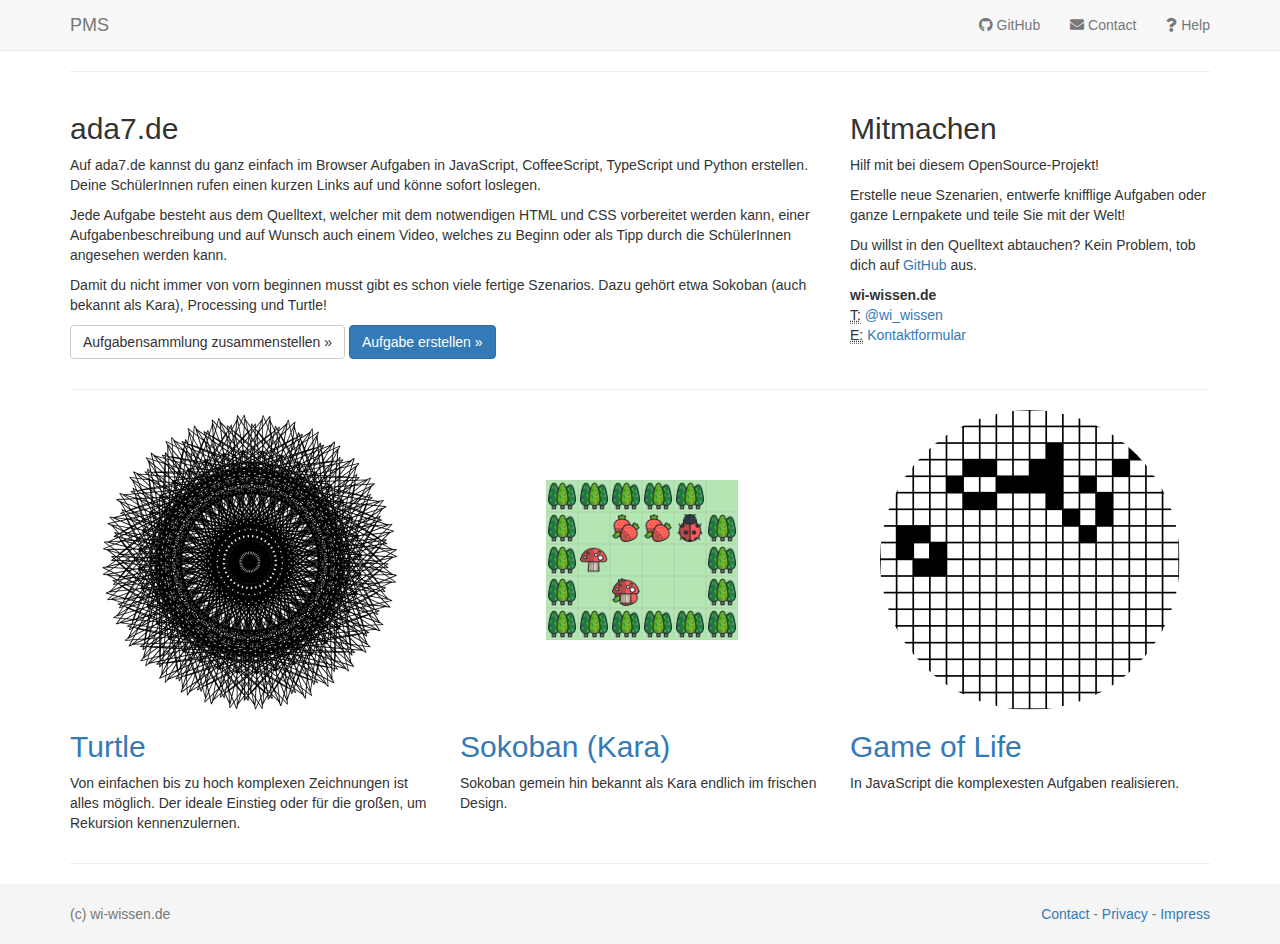
<file: index.html>
<!DOCTYPE html>
<html lang="en">

<head>

    <meta charset="utf-8">
    <meta http-equiv="X-UA-Compatible" content="IE=edge">
    <meta name="viewport" content="width=device-width, initial-scale=1">
    <meta name="description" content="">
    <meta name="author" content="">

    <title>PMS</title>

    <!-- Bootstrap Core CSS -->
    <link href="css/bootstrap.min.css" rel="stylesheet">
    <link href='/css/fontawesome-all.min.css' rel='stylesheet'>
    <link href='/css/fa-brands.min.css' rel='stylesheet'>

    <!-- Custom CSS -->
    <link href="css/frontpage.css" rel="stylesheet">

    <!-- HTML5 Shim and Respond.js IE8 support of HTML5 elements and media queries -->
    <!-- WARNING: Respond.js doesn't work if you view the page via file:// -->
    <!--[if lt IE 9]>
        <script src="https://oss.maxcdn.com/libs/html5shiv/3.7.0/html5shiv.js"></script>
        <script src="https://oss.maxcdn.com/libs/respond.js/1.4.2/respond.min.js"></script>
    <![endif]-->

</head>

<body>

    <!-- Navigation -->
    <nav class="navbar navbar-default navbar-fixed-top" role="navigation">
        <div class="container">
            <!-- Brand and toggle get grouped for better mobile display -->
            <div class="navbar-header">
                    <button type="button" class="navbar-toggle collapsed" data-toggle="collapse" data-target="#navbar" aria-expanded="false"
                        aria-controls="navbar">
                        <span class="sr-only">Toggle navigation</span>
                        <span class="icon-bar"></span>
                        <span class="icon-bar"></span>
                        <span class="icon-bar"></span>
                    </button>
                    <a class="navbar-brand" href="/index.html">PMS</a>
                </div>
                <div id="navbar" class="collapse navbar-collapse">
                    <ul class="nav navbar-nav navbar-right">
                        <li>
                            <a href="https://github.com/wi-wissen/pms"><i class="fab fa-github"></i> GitHub</a>
                        </li>
                        <li>
                            <a href="https://wi-wissen.de/contact.php"><i class="fas fa-envelope"></i> Contact</a>
                        </li>
                        <li>
                            <a href="/docs/#/de-de/readme"><i class="fas fa-question"></i>  Help</a>
                        </li>
                    </ul>
                </div>
            </div>
            <!-- /.navbar-collapse -->
        </div>
        <!-- /.container -->
    </nav>

    <!-- Image Background Page Header -->
    <!-- Note: The background image is set within the business-casual.css file. -->
    <header class="business-header">
        <div class="container">
            <div class="row">
                <div class="col-lg-12">
                    <!--<h1 class="tagline">PMS</h1>-->
                </div>
            </div>
        </div>
    </header>

    <!-- Page Content -->
    <div class="container">

        <hr>

        <div class="row">
            <div class="col-sm-8">
                <h2>ada7.de</h2>
                <p>Auf ada7.de kannst du ganz einfach im Browser Aufgaben in JavaScript, CoffeeScript, TypeScript und Python erstellen. Deine SchülerInnen rufen einen kurzen Links auf und könne sofort loslegen.</p>
                <p>Jede Aufgabe besteht aus dem Quelltext, welcher mit dem notwendigen HTML und CSS vorbereitet werden kann, einer Aufgabenbeschreibung und auf Wunsch auch einem Video, welches zu Beginn oder als Tipp durch die SchülerInnen angesehen werden kann.</p>
                <p>Damit du nicht immer von vorn beginnen musst gibt es schon viele fertige Szenarios. Dazu gehört etwa Sokoban (auch bekannt als Kara), Processing und Turtle!</p>
                <p>
                    <a class="btn btn-default btn-md" href="/createcollection">Aufgabensammlung zusammenstellen &raquo;</a>
                    <a class="btn btn-primary btn-md" href="/create/new">Aufgabe erstellen &raquo;</a>
                </p>
            </div>
            <div class="col-sm-4">
                <h2>Mitmachen</h2>
                <p>Hilf mit bei diesem OpenSource-Projekt!</p>
                <p>Erstelle neue Szenarien, entwerfe knifflige Aufgaben oder ganze Lernpakete und teile Sie mit der Welt!</p>
                <p>Du willst in den Quelltext abtauchen? Kein Problem, tob dich auf <a href="https://github.com/wi-wissen/pms">GitHub</a> aus.</p>
                <address>
                    <strong>wi-wissen.de</strong><br>
                    <abbr title="Twitter">T:</abbr> <a href="https://twitter.com/wi_wissen">@wi_wissen</a><br>
                    <abbr title="Email">E:</abbr> <a href="https://wi-wissen.de/contact.php">Kontaktformular</a>
                </address>
            </div>
        </div>
        <!-- /.row -->

        <hr>

        <div class="row">
            <div class="col-sm-4">
                <img class="img-circle img-responsive img-center" src="/img/turtle-demo.png" alt="Turtle Demo">
                <h2><a href="https://ada7.de/t/nboY">Turtle</a></h2>
                <p>Von einfachen bis zu hoch komplexen Zeichnungen ist alles möglich. Der ideale Einstieg oder für die großen, um Rekursion kennenzulernen.</p>
            </div>
            <div class="col-sm-4">
                <img class="img-circle img-responsive img-center" src="/img/sokoban-demo.png" alt="">
                <h2><a href="https://ada7.de/t/RrKn">Sokoban (Kara)</a></h2>
                <p>Sokoban gemein hin bekannt als Kara endlich im frischen Design.</p>
            </div>
            <div class="col-sm-4">
                <img class="img-circle img-responsive img-center" src="/img/gameoflife-demo.png" alt="">
                <h2><a href="https://ada7.de/t/RQMR">Game of Life</a></h2>
                <p>In JavaScript die komplexesten Aufgaben realisieren.</p>
            </div>
        </div>
        <!-- /.row -->

        <hr>
    </div>
    <!-- /.container -->
        <!-- Footer -->
        <footer class="footer">
            <div class="container">
               <div class="row">
                  <div class="col-md-6 hidden-sm">
                      <p class="text-muted">(c) wi-wissen.de</p>
                  </div>
                  <div class="col-md-6 text-right">
                      <p class="text-muted"><a href="https://wi-wissen.de/contact.php">Contact</a> - 
                        <a href="https://wi-wissen.de/datenschutz.html">Privacy</a> - 
                        <a href="https://wi-wissen.de/impressum.html">Impress</a>
                    </p>
                  </div>
              </div>  
             </div>
          </footer>



    <!-- jQuery -->
    <script src="js/jquery-3.3.1.min.js"></script>

    <!-- Bootstrap Core JavaScript -->
    <script src="js/bootstrap.min.js"></script>

</body>

</html>
</file>
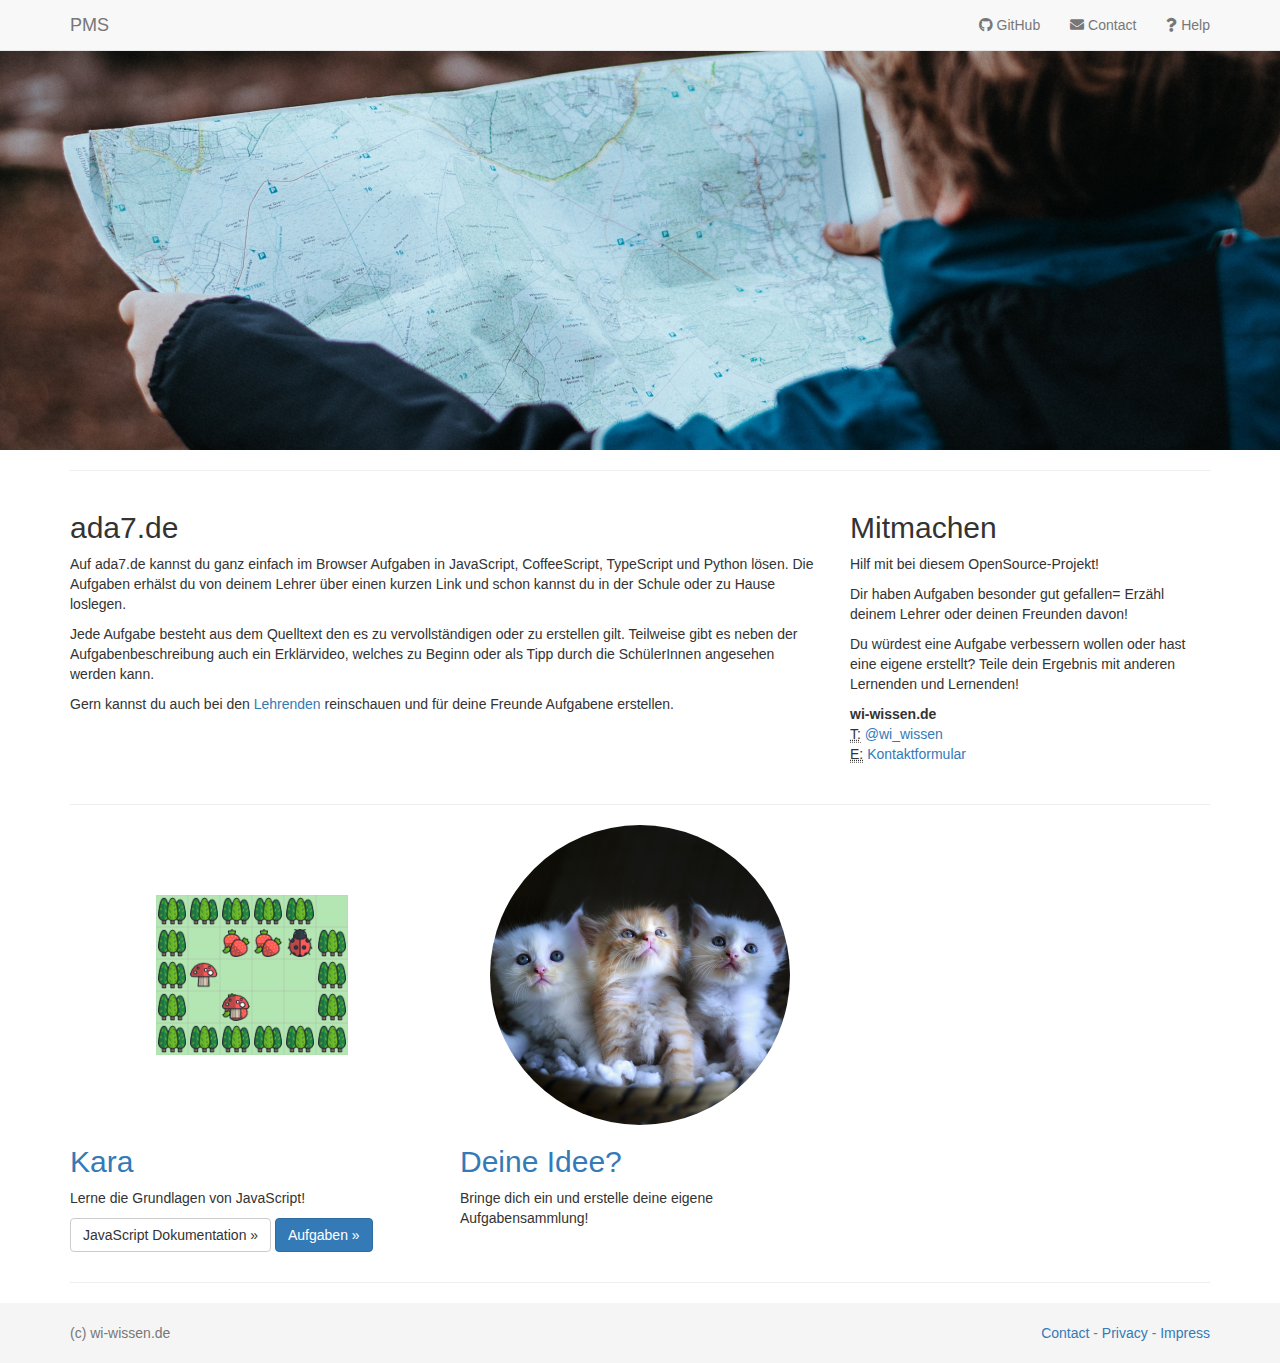
<file: index-student.html>
<!DOCTYPE html>
<html lang="en">

<head>

    <meta charset="utf-8">
    <meta http-equiv="X-UA-Compatible" content="IE=edge">
    <meta name="viewport" content="width=device-width, initial-scale=1">
    <meta name="description" content="">
    <meta name="author" content="">

    <title>PMS</title>

    <!-- Bootstrap Core CSS -->
    <link href="css/bootstrap.min.css" rel="stylesheet">
    <link href='/css/fontawesome-all.min.css' rel='stylesheet'>
    <link href='/css/fa-brands.min.css' rel='stylesheet'>

    <!-- Custom CSS -->
    <link href="css/frontpage.css" rel="stylesheet">

    <!-- HTML5 Shim and Respond.js IE8 support of HTML5 elements and media queries -->
    <!-- WARNING: Respond.js doesn't work if you view the page via file:// -->
    <!--[if lt IE 9]>
        <script src="https://oss.maxcdn.com/libs/html5shiv/3.7.0/html5shiv.js"></script>
        <script src="https://oss.maxcdn.com/libs/respond.js/1.4.2/respond.min.js"></script>
    <![endif]-->

</head>

<body>

    <!-- Navigation -->
    <nav class="navbar navbar-default navbar-fixed-top" role="navigation">
        <div class="container">
            <!-- Brand and toggle get grouped for better mobile display -->
            <div class="navbar-header">
                    <button type="button" class="navbar-toggle collapsed" data-toggle="collapse" data-target="#navbar" aria-expanded="false"
                        aria-controls="navbar">
                        <span class="sr-only">Toggle navigation</span>
                        <span class="icon-bar"></span>
                        <span class="icon-bar"></span>
                        <span class="icon-bar"></span>
                    </button>
                    <a class="navbar-brand" href="/index.html">PMS</a>
                </div>
                <div id="navbar" class="collapse navbar-collapse">
                    <ul class="nav navbar-nav navbar-right">
                        <li>
                            <a href="https://github.com/wi-wissen/pms"><i class="fab fa-github"></i> GitHub</a>
                        </li>
                        <li>
                            <a href="https://wi-wissen.de/contact.php"><i class="fas fa-envelope"></i> Contact</a>
                        </li>
                        <li>
                            <a href="/docs/#/de-de/readme"><i class="fas fa-question"></i>  Help</a>
                        </li>
                    </ul>
                </div>
            </div>
            <!-- /.navbar-collapse -->
        </div>
        <!-- /.container -->
    </nav>

    <!-- Image Background Page Header -->
    <!-- Note: The background image is set within the business-casual.css file. -->
    <header class="student-header">
        <div class="container">
            <div class="row">
                <div class="col-lg-12">
                    <!--<h1 class="tagline">PMS</h1>-->
                </div>
            </div>
        </div>
    </header>

    <!-- Page Content -->
    <div class="container">

        <hr>

        <div class="row">
            <div class="col-sm-8">
                <h2>ada7.de</h2>
                <p>Auf ada7.de kannst du ganz einfach im Browser Aufgaben in JavaScript, CoffeeScript, TypeScript und Python lösen. Die Aufgaben erhälst du von deinem Lehrer über einen kurzen Link und schon kannst du in der Schule oder zu Hause loslegen.</p>
                <p>Jede Aufgabe besteht aus dem Quelltext den es zu vervollständigen oder zu erstellen gilt. Teilweise gibt es neben der Aufgabenbeschreibung auch ein Erklärvideo, welches zu Beginn oder als Tipp durch die SchülerInnen angesehen werden kann.</p>
                <p>Gern kannst du auch bei den <a href="/index-teacher.html">Lehrenden</a> reinschauen und für deine Freunde Aufgabene erstellen.</p>
            </div>
            <div class="col-sm-4">
                <h2>Mitmachen</h2>
                <p>Hilf mit bei diesem OpenSource-Projekt!</p>
                <p>Dir haben Aufgaben besonder gut gefallen= Erzähl deinem Lehrer oder deinen Freunden davon!</p>
                <p>Du würdest eine Aufgabe verbessern wollen oder hast eine eigene erstellt? Teile dein Ergebnis mit anderen Lernenden und Lernenden!</p>
                <address>
                    <strong>wi-wissen.de</strong><br>
                    <abbr title="Twitter">T:</abbr> <a href="https://twitter.com/wi_wissen">@wi_wissen</a><br>
                    <abbr title="Email">E:</abbr> <a href="https://wi-wissen.de/contact.php">Kontaktformular</a>
                </address>
            </div>
        </div>
        <!-- /.row -->

        <hr>

        <div class="row">
            <div class="col-sm-4">
                <img class="img-circle img-responsive img-center" src="/img/sokoban-demo.png" alt="">
                <h2><a href="/c/bkgb">Kara</a></h2>
                <p>Lerne die Grundlagen von JavaScript!</p>
                <p>
                    <a class="btn btn-default btn-md" href="/docs/#/de-de/javascript">JavaScript Dokumentation &raquo;</a>
                    <a class="btn btn-primary btn-md" href="/c/bkgb">Aufgaben &raquo;</a>
                </p>
            </div>
            <div class="col-sm-4">
                <img class="img-circle img-responsive img-center" src="/img/demo-placeholder.png" alt="">
                <h2><a href="#">Deine Idee?</a></h2>
                <p>Bringe dich ein und erstelle deine eigene Aufgabensammlung!</p>
            </div>
        </div>
        <!-- /.row -->

        <hr>
    </div>
    <!-- /.container -->
        <!-- Footer -->
        <footer class="footer">
            <div class="container">
               <div class="row">
                  <div class="col-md-6 hidden-sm">
                      <p class="text-muted">(c) wi-wissen.de</p>
                  </div>
                  <div class="col-md-6 text-right">
                      <p class="text-muted"><a href="https://wi-wissen.de/contact.php">Contact</a> - 
                        <a href="https://wi-wissen.de/datenschutz.html">Privacy</a> - 
                        <a href="https://wi-wissen.de/impressum.html">Impress</a>
                    </p>
                  </div>
              </div>  
             </div>
          </footer>



    <!-- jQuery -->
    <script src="js/jquery-3.3.1.min.js"></script>

    <!-- Bootstrap Core JavaScript -->
    <script src="js/bootstrap.min.js"></script>

</body>

</html>
</file>
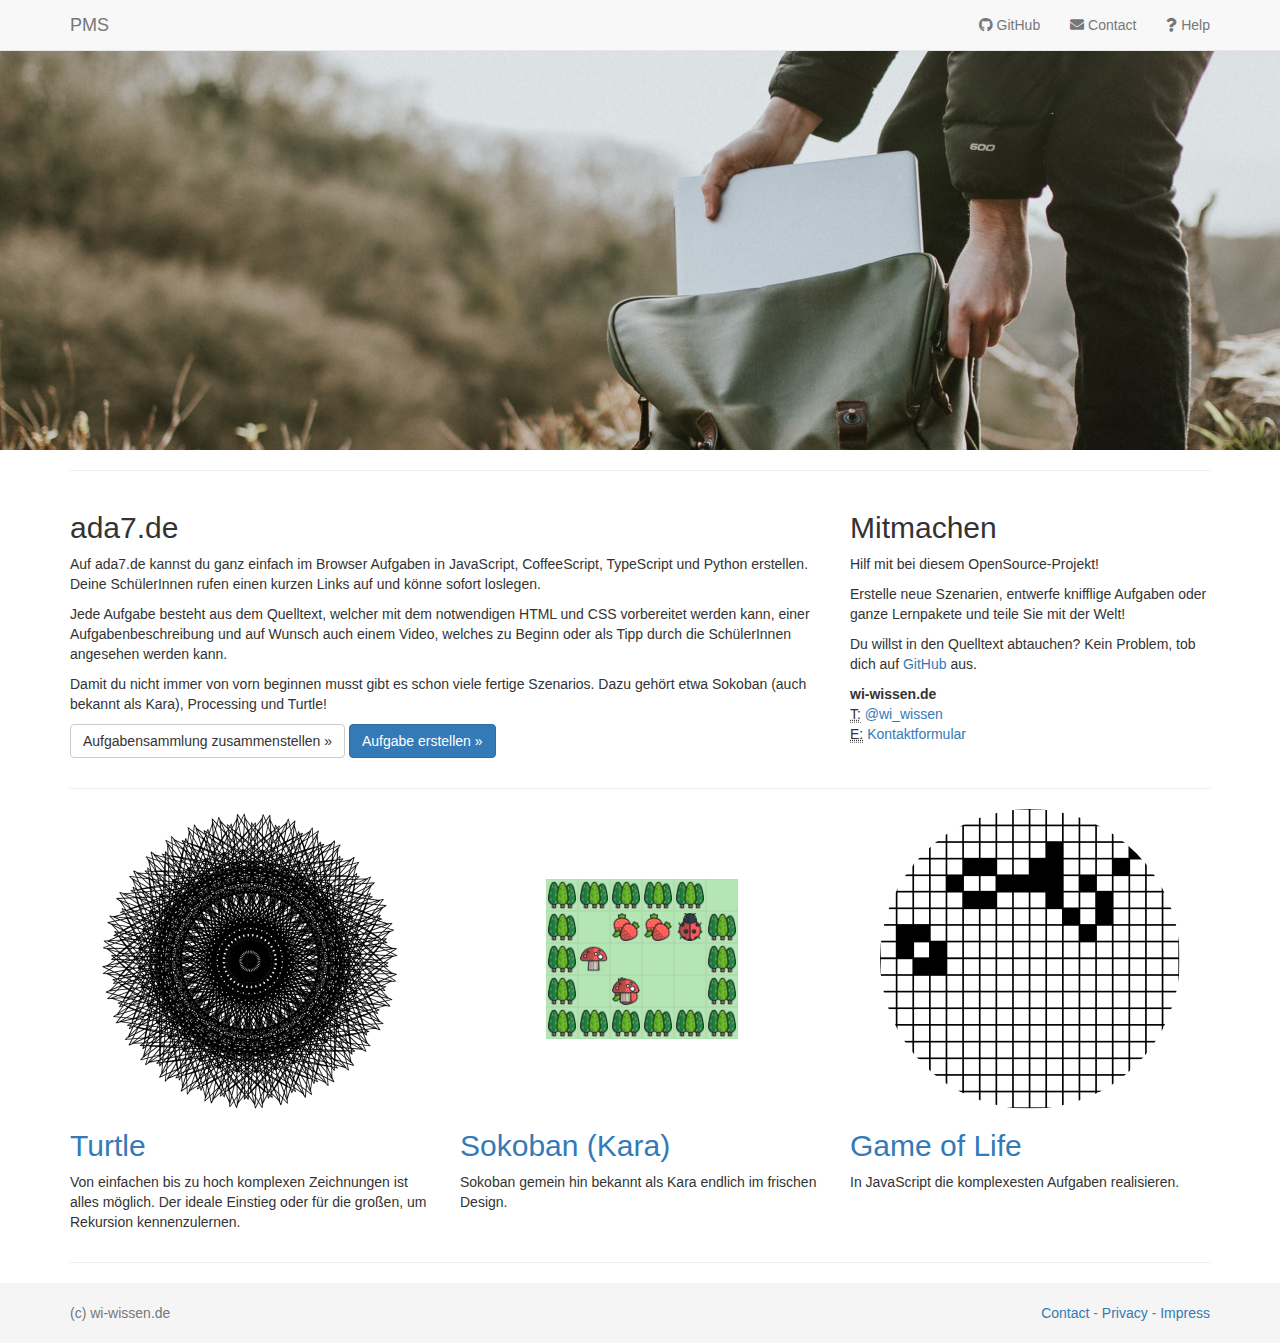
<file: index-teacher.html>
<!DOCTYPE html>
<html lang="en">

<head>

    <meta charset="utf-8">
    <meta http-equiv="X-UA-Compatible" content="IE=edge">
    <meta name="viewport" content="width=device-width, initial-scale=1">
    <meta name="description" content="">
    <meta name="author" content="">

    <title>PMS</title>

    <!-- Bootstrap Core CSS -->
    <link href="css/bootstrap.min.css" rel="stylesheet">
    <link href='/css/fontawesome-all.min.css' rel='stylesheet'>
    <link href='/css/fa-brands.min.css' rel='stylesheet'>

    <!-- Custom CSS -->
    <link href="css/frontpage.css" rel="stylesheet">

    <!-- HTML5 Shim and Respond.js IE8 support of HTML5 elements and media queries -->
    <!-- WARNING: Respond.js doesn't work if you view the page via file:// -->
    <!--[if lt IE 9]>
        <script src="https://oss.maxcdn.com/libs/html5shiv/3.7.0/html5shiv.js"></script>
        <script src="https://oss.maxcdn.com/libs/respond.js/1.4.2/respond.min.js"></script>
    <![endif]-->

</head>

<body>

    <!-- Navigation -->
    <nav class="navbar navbar-default navbar-fixed-top" role="navigation">
        <div class="container">
            <!-- Brand and toggle get grouped for better mobile display -->
            <div class="navbar-header">
                    <button type="button" class="navbar-toggle collapsed" data-toggle="collapse" data-target="#navbar" aria-expanded="false"
                        aria-controls="navbar">
                        <span class="sr-only">Toggle navigation</span>
                        <span class="icon-bar"></span>
                        <span class="icon-bar"></span>
                        <span class="icon-bar"></span>
                    </button>
                    <a class="navbar-brand" href="/index.html">PMS</a>
                </div>
                <div id="navbar" class="collapse navbar-collapse">
                    <ul class="nav navbar-nav navbar-right">
                        <li>
                            <a href="https://github.com/wi-wissen/pms"><i class="fab fa-github"></i> GitHub</a>
                        </li>
                        <li>
                            <a href="https://wi-wissen.de/contact.php"><i class="fas fa-envelope"></i> Contact</a>
                        </li>
                        <li>
                            <a href="/docs/#/de-de/readme"><i class="fas fa-question"></i>  Help</a>
                        </li>
                    </ul>
                </div>
            </div>
            <!-- /.navbar-collapse -->
        </div>
        <!-- /.container -->
    </nav>

    <!-- Image Background Page Header -->
    <!-- Note: The background image is set within the business-casual.css file. -->
    <header class="teacher-header">
        <div class="container">
            <div class="row">
                <div class="col-lg-12">
                    <!--<h1 class="tagline">PMS</h1>-->
                </div>
            </div>
        </div>
    </header>

    <!-- Page Content -->
    <div class="container">

        <hr>

        <div class="row">
            <div class="col-sm-8">
                <h2>ada7.de</h2>
                <p>Auf ada7.de kannst du ganz einfach im Browser Aufgaben in JavaScript, CoffeeScript, TypeScript und Python erstellen. Deine SchülerInnen rufen einen kurzen Links auf und könne sofort loslegen.</p>
                <p>Jede Aufgabe besteht aus dem Quelltext, welcher mit dem notwendigen HTML und CSS vorbereitet werden kann, einer Aufgabenbeschreibung und auf Wunsch auch einem Video, welches zu Beginn oder als Tipp durch die SchülerInnen angesehen werden kann.</p>
                <p>Damit du nicht immer von vorn beginnen musst gibt es schon viele fertige Szenarios. Dazu gehört etwa Sokoban (auch bekannt als Kara), Processing und Turtle!</p>
                <p>
                    <a class="btn btn-default btn-md" href="/createcollection">Aufgabensammlung zusammenstellen &raquo;</a>
                    <a class="btn btn-primary btn-md" href="/create/new">Aufgabe erstellen &raquo;</a>
                </p>
            </div>
            <div class="col-sm-4">
                <h2>Mitmachen</h2>
                <p>Hilf mit bei diesem OpenSource-Projekt!</p>
                <p>Erstelle neue Szenarien, entwerfe knifflige Aufgaben oder ganze Lernpakete und teile Sie mit der Welt!</p>
                <p>Du willst in den Quelltext abtauchen? Kein Problem, tob dich auf <a href="https://github.com/wi-wissen/pms">GitHub</a> aus.</p>
                <address>
                    <strong>wi-wissen.de</strong><br>
                    <abbr title="Twitter">T:</abbr> <a href="https://twitter.com/wi_wissen">@wi_wissen</a><br>
                    <abbr title="Email">E:</abbr> <a href="https://wi-wissen.de/contact.php">Kontaktformular</a>
                </address>
            </div>
        </div>
        <!-- /.row -->

        <hr>

        <div class="row">
            <div class="col-sm-4">
                <img class="img-circle img-responsive img-center" src="/img/turtle-demo.png" alt="Turtle Demo">
                <h2><a href="https://ada7.de/t/nboY">Turtle</a></h2>
                <p>Von einfachen bis zu hoch komplexen Zeichnungen ist alles möglich. Der ideale Einstieg oder für die großen, um Rekursion kennenzulernen.</p>
            </div>
            <div class="col-sm-4">
                <img class="img-circle img-responsive img-center" src="/img/sokoban-demo.png" alt="">
                <h2><a href="https://ada7.de/t/RrKn">Sokoban (Kara)</a></h2>
                <p>Sokoban gemein hin bekannt als Kara endlich im frischen Design.</p>
            </div>
            <div class="col-sm-4">
                <img class="img-circle img-responsive img-center" src="/img/gameoflife-demo.png" alt="">
                <h2><a href="https://ada7.de/t/RQMR">Game of Life</a></h2>
                <p>In JavaScript die komplexesten Aufgaben realisieren.</p>
            </div>
        </div>
        <!-- /.row -->

        <hr>
    </div>
    <!-- /.container -->
        <!-- Footer -->
        <footer class="footer">
            <div class="container">
               <div class="row">
                  <div class="col-md-6 hidden-sm">
                      <p class="text-muted">(c) wi-wissen.de</p>
                  </div>
                  <div class="col-md-6 text-right">
                      <p class="text-muted"><a href="https://wi-wissen.de/contact.php">Contact</a> - 
                        <a href="https://wi-wissen.de/datenschutz.html">Privacy</a> - 
                        <a href="https://wi-wissen.de/impressum.html">Impress</a>
                    </p>
                  </div>
              </div>  
             </div>
          </footer>



    <!-- jQuery -->
    <script src="js/jquery-3.3.1.min.js"></script>

    <!-- Bootstrap Core JavaScript -->
    <script src="js/bootstrap.min.js"></script>

</body>

</html>
</file>
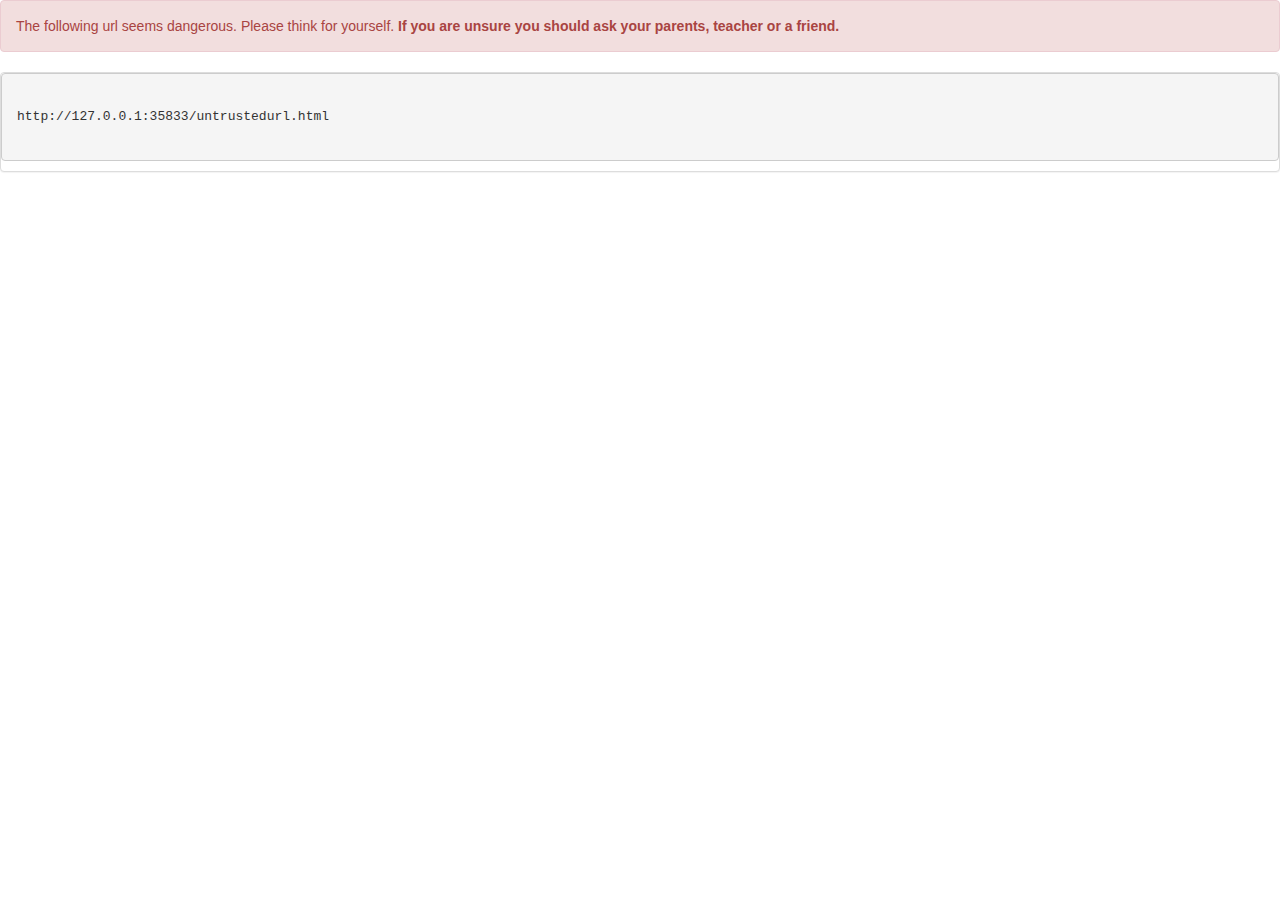
<file: untrustedurl.html>
<!DOCTYPE html>
<html>

<head>
    <meta charset="utf-8">
    <meta charset="utf-8">
    <title>PMS</title>
    <link href='/css/bootstrap.min.css' rel='stylesheet'>
</head>

<body>
    <!-- erst ab hier wird der Inhalt auch im Browser angezeigt. -->
    <div class="alert alert-danger">
        The following url seems dangerous. Please think for yourself.
        <strong>If you are unsure you should ask your parents, teacher or a friend.</strong>
    </div>
    <div class="panel panel-default">
        <pre id="app" class="panel-body" v-html=url></pre>
    </div>

    <script src="/js/vue.js"></script>
    <script>

        var vm = new Vue({
            el: "#app",
            data: { url: "" },
            created() {
                this.url = decodeURI(window.location.href.split("html?/").pop());
                console.log(window.location.href);
            }
        })
    </script>
</body>

</html>
</file>
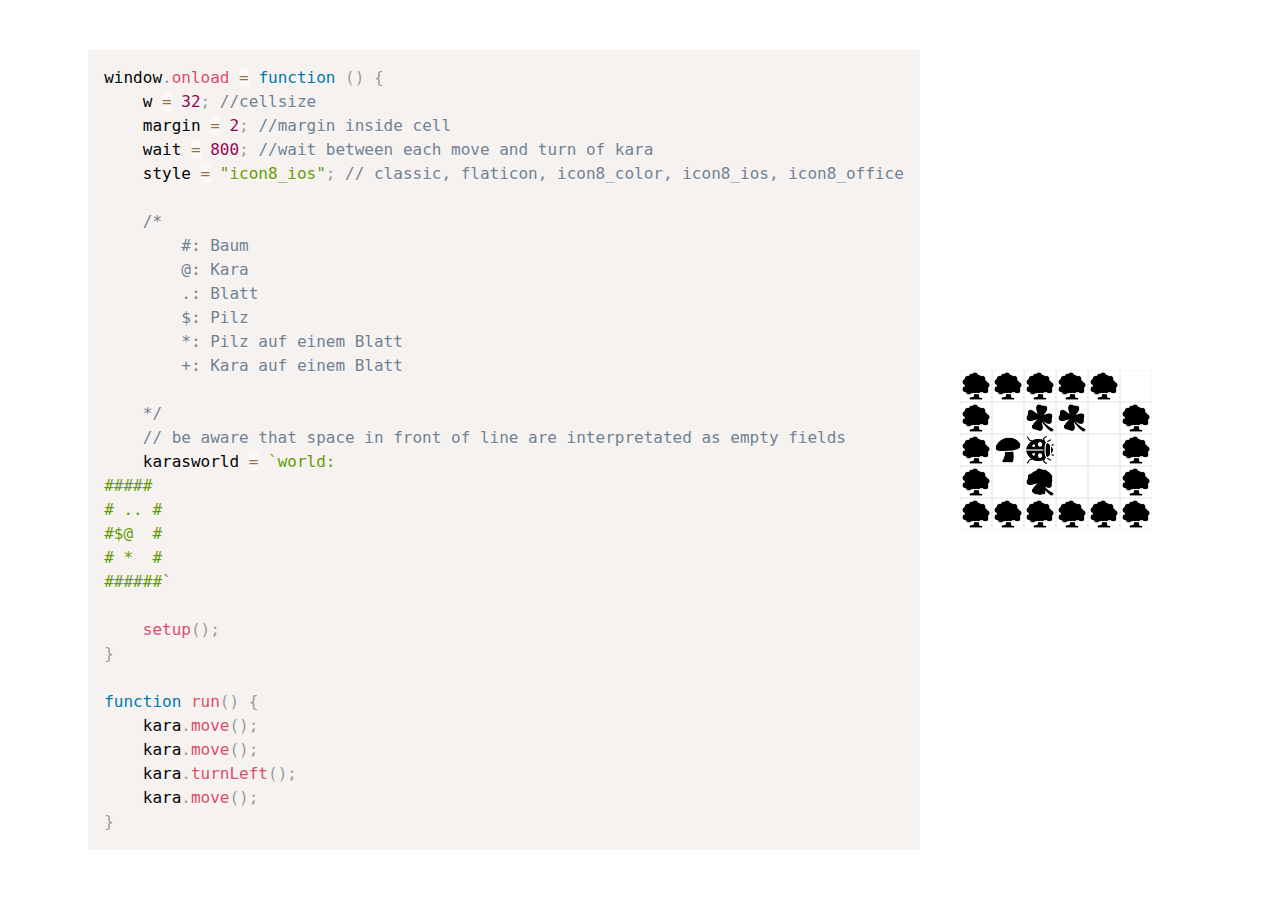
<file: enviroments/js-sokoban/demo.html>
<!DOCTYPE html>
<html>

<head>
    <meta charset="utf-8">
    <title>Sokoban</title>
    <style>

    canvas {
        margin: 40px;
    }
        /* PrismJS 1.14.0
http://prismjs.com/download.html#themes=prism&languages=clike+javascript */

        /**
 * prism.js default theme for JavaScript, CSS and HTML
 * Based on dabblet (http://dabblet.com)
 * @author Lea Verou
 */

        code[class*="language-"],
        pre[class*="language-"] {
            color: black;
            background: none;
            text-shadow: 0 1px white;
            font-family: Consolas, Monaco, 'Andale Mono', 'Ubuntu Mono', monospace;
            text-align: left;
            white-space: pre;
            word-spacing: normal;
            word-break: normal;
            word-wrap: normal;
            line-height: 1.5;

            -moz-tab-size: 4;
            -o-tab-size: 4;
            tab-size: 4;

            -webkit-hyphens: none;
            -moz-hyphens: none;
            -ms-hyphens: none;
            hyphens: none;
        }

        pre[class*="language-"]::-moz-selection,
        pre[class*="language-"] ::-moz-selection,
        code[class*="language-"]::-moz-selection,
        code[class*="language-"] ::-moz-selection {
            text-shadow: none;
            background: #b3d4fc;
        }

        pre[class*="language-"]::selection,
        pre[class*="language-"] ::selection,
        code[class*="language-"]::selection,
        code[class*="language-"] ::selection {
            text-shadow: none;
            background: #b3d4fc;
        }

        @media print {
            code[class*="language-"],
            pre[class*="language-"] {
                text-shadow: none;
            }
        }

        /* Code blocks */

        pre[class*="language-"] {
            padding: 1em;
            margin: .5em 0;
            overflow: auto;
        }

        :not(pre)>code[class*="language-"],
        pre[class*="language-"] {
            background: #f5f2f0;
        }

        /* Inline code */

        :not(pre)>code[class*="language-"] {
            padding: .1em;
            border-radius: .3em;
            white-space: normal;
        }

        .token.comment,
        .token.prolog,
        .token.doctype,
        .token.cdata {
            color: slategray;
        }

        .token.punctuation {
            color: #999;
        }

        .namespace {
            opacity: .7;
        }

        .token.property,
        .token.tag,
        .token.boolean,
        .token.number,
        .token.constant,
        .token.symbol,
        .token.deleted {
            color: #905;
        }

        .token.selector,
        .token.attr-name,
        .token.string,
        .token.char,
        .token.builtin,
        .token.inserted {
            color: #690;
        }

        .token.operator,
        .token.entity,
        .token.url,
        .language-css .token.string,
        .style .token.string {
            color: #9a6e3a;
            background: hsla(0, 0%, 100%, .5);
        }

        .token.atrule,
        .token.attr-value,
        .token.keyword {
            color: #07a;
        }

        .token.function,
        .token.class-name {
            color: #DD4A68;
        }

        .token.regex,
        .token.important,
        .token.variable {
            color: #e90;
        }

        .token.important,
        .token.bold {
            font-weight: bold;
        }

        .token.italic {
            font-style: italic;
        }

        .token.entity {
            cursor: help;
        }
    </style>
    <link href='css/sokoban.css' rel='stylesheet'>
</head>

<body>
        <pre><code class="language-js">window.onload = function () {
    w = 32; //cellsize
    margin = 2; //margin inside cell
    wait = 800; //wait between each move and turn of kara
    style = "icon8_ios"; // classic, flaticon, icon8_color, icon8_ios, icon8_office

    /*
        #: Baum
        @: Kara
        .: Blatt
        $: Pilz
        *: Pilz auf einem Blatt
        +: Kara auf einem Blatt
    
    */
    // be aware that space in front of line are interpretated as empty fields
    karasworld = `world:
#####
# .. #
#$@  #
# *  #
######`

    setup();
}

function run() {
    kara.move();
    kara.move();
    kara.turnLeft();
    kara.move();
}</code></pre>
    <script>
        /* PrismJS 1.14.0
        http://prismjs.com/download.html#themes=prism&languages=clike+javascript */
        var _self = "undefined" != typeof window ? window : "undefined" != typeof WorkerGlobalScope && self instanceof WorkerGlobalScope ? self : {}, Prism = function () { var e = /\blang(?:uage)?-([\w-]+)\b/i, t = 0, n = _self.Prism = { manual: _self.Prism && _self.Prism.manual, disableWorkerMessageHandler: _self.Prism && _self.Prism.disableWorkerMessageHandler, util: { encode: function (e) { return e instanceof r ? new r(e.type, n.util.encode(e.content), e.alias) : "Array" === n.util.type(e) ? e.map(n.util.encode) : e.replace(/&/g, "&amp;").replace(/</g, "&lt;").replace(/\u00a0/g, " ") }, type: function (e) { return Object.prototype.toString.call(e).match(/\[object (\w+)\]/)[1] }, objId: function (e) { return e.__id || Object.defineProperty(e, "__id", { value: ++t }), e.__id }, clone: function (e, t) { var r = n.util.type(e); switch (t = t || {}, r) { case "Object": if (t[n.util.objId(e)]) return t[n.util.objId(e)]; var a = {}; t[n.util.objId(e)] = a; for (var l in e) e.hasOwnProperty(l) && (a[l] = n.util.clone(e[l], t)); return a; case "Array": if (t[n.util.objId(e)]) return t[n.util.objId(e)]; var a = []; return t[n.util.objId(e)] = a, e.forEach(function (e, r) { a[r] = n.util.clone(e, t) }), a }return e } }, languages: { extend: function (e, t) { var r = n.util.clone(n.languages[e]); for (var a in t) r[a] = t[a]; return r }, insertBefore: function (e, t, r, a) { a = a || n.languages; var l = a[e]; if (2 == arguments.length) { r = arguments[1]; for (var i in r) r.hasOwnProperty(i) && (l[i] = r[i]); return l } var o = {}; for (var s in l) if (l.hasOwnProperty(s)) { if (s == t) for (var i in r) r.hasOwnProperty(i) && (o[i] = r[i]); o[s] = l[s] } return n.languages.DFS(n.languages, function (t, n) { n === a[e] && t != e && (this[t] = o) }), a[e] = o }, DFS: function (e, t, r, a) { a = a || {}; for (var l in e) e.hasOwnProperty(l) && (t.call(e, l, e[l], r || l), "Object" !== n.util.type(e[l]) || a[n.util.objId(e[l])] ? "Array" !== n.util.type(e[l]) || a[n.util.objId(e[l])] || (a[n.util.objId(e[l])] = !0, n.languages.DFS(e[l], t, l, a)) : (a[n.util.objId(e[l])] = !0, n.languages.DFS(e[l], t, null, a))) } }, plugins: {}, highlightAll: function (e, t) { n.highlightAllUnder(document, e, t) }, highlightAllUnder: function (e, t, r) { var a = { callback: r, selector: 'code[class*="language-"], [class*="language-"] code, code[class*="lang-"], [class*="lang-"] code' }; n.hooks.run("before-highlightall", a); for (var l, i = a.elements || e.querySelectorAll(a.selector), o = 0; l = i[o++];)n.highlightElement(l, t === !0, a.callback) }, highlightElement: function (t, r, a) { for (var l, i, o = t; o && !e.test(o.className);)o = o.parentNode; o && (l = (o.className.match(e) || [, ""])[1].toLowerCase(), i = n.languages[l]), t.className = t.className.replace(e, "").replace(/\s+/g, " ") + " language-" + l, t.parentNode && (o = t.parentNode, /pre/i.test(o.nodeName) && (o.className = o.className.replace(e, "").replace(/\s+/g, " ") + " language-" + l)); var s = t.textContent, u = { element: t, language: l, grammar: i, code: s }; if (n.hooks.run("before-sanity-check", u), !u.code || !u.grammar) return u.code && (n.hooks.run("before-highlight", u), u.element.textContent = u.code, n.hooks.run("after-highlight", u)), n.hooks.run("complete", u), void 0; if (n.hooks.run("before-highlight", u), r && _self.Worker) { var g = new Worker(n.filename); g.onmessage = function (e) { u.highlightedCode = e.data, n.hooks.run("before-insert", u), u.element.innerHTML = u.highlightedCode, a && a.call(u.element), n.hooks.run("after-highlight", u), n.hooks.run("complete", u) }, g.postMessage(JSON.stringify({ language: u.language, code: u.code, immediateClose: !0 })) } else u.highlightedCode = n.highlight(u.code, u.grammar, u.language), n.hooks.run("before-insert", u), u.element.innerHTML = u.highlightedCode, a && a.call(t), n.hooks.run("after-highlight", u), n.hooks.run("complete", u) }, highlight: function (e, t, a) { var l = { code: e, grammar: t, language: a }; return n.hooks.run("before-tokenize", l), l.tokens = n.tokenize(l.code, l.grammar), n.hooks.run("after-tokenize", l), r.stringify(n.util.encode(l.tokens), l.language) }, matchGrammar: function (e, t, r, a, l, i, o) { var s = n.Token; for (var u in r) if (r.hasOwnProperty(u) && r[u]) { if (u == o) return; var g = r[u]; g = "Array" === n.util.type(g) ? g : [g]; for (var c = 0; c < g.length; ++c) { var h = g[c], f = h.inside, d = !!h.lookbehind, m = !!h.greedy, p = 0, y = h.alias; if (m && !h.pattern.global) { var v = h.pattern.toString().match(/[imuy]*$/)[0]; h.pattern = RegExp(h.pattern.source, v + "g") } h = h.pattern || h; for (var b = a, k = l; b < t.length; k += t[b].length, ++b) { var w = t[b]; if (t.length > e.length) return; if (!(w instanceof s)) { if (m && b != t.length - 1) { h.lastIndex = k; var _ = h.exec(e); if (!_) break; for (var j = _.index + (d ? _[1].length : 0), P = _.index + _[0].length, A = b, x = k, O = t.length; O > A && (P > x || !t[A].type && !t[A - 1].greedy); ++A)x += t[A].length, j >= x && (++b, k = x); if (t[b] instanceof s) continue; I = A - b, w = e.slice(k, x), _.index -= k } else { h.lastIndex = 0; var _ = h.exec(w), I = 1 } if (_) { d && (p = _[1] ? _[1].length : 0); var j = _.index + p, _ = _[0].slice(p), P = j + _.length, N = w.slice(0, j), S = w.slice(P), C = [b, I]; N && (++b, k += N.length, C.push(N)); var E = new s(u, f ? n.tokenize(_, f) : _, y, _, m); if (C.push(E), S && C.push(S), Array.prototype.splice.apply(t, C), 1 != I && n.matchGrammar(e, t, r, b, k, !0, u), i) break } else if (i) break } } } } }, tokenize: function (e, t) { var r = [e], a = t.rest; if (a) { for (var l in a) t[l] = a[l]; delete t.rest } return n.matchGrammar(e, r, t, 0, 0, !1), r }, hooks: { all: {}, add: function (e, t) { var r = n.hooks.all; r[e] = r[e] || [], r[e].push(t) }, run: function (e, t) { var r = n.hooks.all[e]; if (r && r.length) for (var a, l = 0; a = r[l++];)a(t) } } }, r = n.Token = function (e, t, n, r, a) { this.type = e, this.content = t, this.alias = n, this.length = 0 | (r || "").length, this.greedy = !!a }; if (r.stringify = function (e, t, a) { if ("string" == typeof e) return e; if ("Array" === n.util.type(e)) return e.map(function (n) { return r.stringify(n, t, e) }).join(""); var l = { type: e.type, content: r.stringify(e.content, t, a), tag: "span", classes: ["token", e.type], attributes: {}, language: t, parent: a }; if (e.alias) { var i = "Array" === n.util.type(e.alias) ? e.alias : [e.alias]; Array.prototype.push.apply(l.classes, i) } n.hooks.run("wrap", l); var o = Object.keys(l.attributes).map(function (e) { return e + '="' + (l.attributes[e] || "").replace(/"/g, "&quot;") + '"' }).join(" "); return "<" + l.tag + ' class="' + l.classes.join(" ") + '"' + (o ? " " + o : "") + ">" + l.content + "</" + l.tag + ">" }, !_self.document) return _self.addEventListener ? (n.disableWorkerMessageHandler || _self.addEventListener("message", function (e) { var t = JSON.parse(e.data), r = t.language, a = t.code, l = t.immediateClose; _self.postMessage(n.highlight(a, n.languages[r], r)), l && _self.close() }, !1), _self.Prism) : _self.Prism; var a = document.currentScript || [].slice.call(document.getElementsByTagName("script")).pop(); return a && (n.filename = a.src, n.manual || a.hasAttribute("data-manual") || ("loading" !== document.readyState ? window.requestAnimationFrame ? window.requestAnimationFrame(n.highlightAll) : window.setTimeout(n.highlightAll, 16) : document.addEventListener("DOMContentLoaded", n.highlightAll))), _self.Prism }(); "undefined" != typeof module && module.exports && (module.exports = Prism), "undefined" != typeof global && (global.Prism = Prism);
        Prism.languages.clike = { comment: [{ pattern: /(^|[^\\])\/\*[\s\S]*?(?:\*\/|$)/, lookbehind: !0 }, { pattern: /(^|[^\\:])\/\/.*/, lookbehind: !0, greedy: !0 }], string: { pattern: /(["'])(?:\\(?:\r\n|[\s\S])|(?!\1)[^\\\r\n])*\1/, greedy: !0 }, "class-name": { pattern: /((?:\b(?:class|interface|extends|implements|trait|instanceof|new)\s+)|(?:catch\s+\())[\w.\\]+/i, lookbehind: !0, inside: { punctuation: /[.\\]/ } }, keyword: /\b(?:if|else|while|do|for|return|in|instanceof|function|new|try|throw|catch|finally|null|break|continue)\b/, "boolean": /\b(?:true|false)\b/, "function": /[a-z0-9_]+(?=\()/i, number: /\b0x[\da-f]+\b|(?:\b\d+\.?\d*|\B\.\d+)(?:e[+-]?\d+)?/i, operator: /--?|\+\+?|!=?=?|<=?|>=?|==?=?|&&?|\|\|?|\?|\*|\/|~|\^|%/, punctuation: /[{}[\];(),.:]/ };
        Prism.languages.javascript = Prism.languages.extend("clike", { keyword: /\b(?:as|async|await|break|case|catch|class|const|continue|debugger|default|delete|do|else|enum|export|extends|finally|for|from|function|get|if|implements|import|in|instanceof|interface|let|new|null|of|package|private|protected|public|return|set|static|super|switch|this|throw|try|typeof|var|void|while|with|yield)\b/, number: /\b(?:0[xX][\dA-Fa-f]+|0[bB][01]+|0[oO][0-7]+|NaN|Infinity)\b|(?:\b\d+\.?\d*|\B\.\d+)(?:[Ee][+-]?\d+)?/, "function": /[_$a-z\xA0-\uFFFF][$\w\xA0-\uFFFF]*(?=\s*\()/i, operator: /-[-=]?|\+[+=]?|!=?=?|<<?=?|>>?>?=?|=(?:==?|>)?|&[&=]?|\|[|=]?|\*\*?=?|\/=?|~|\^=?|%=?|\?|\.{3}/ }), Prism.languages.insertBefore("javascript", "keyword", { regex: { pattern: /((?:^|[^$\w\xA0-\uFFFF."'\])\s])\s*)\/(\[[^\]\r\n]+]|\\.|[^\/\\\[\r\n])+\/[gimyu]{0,5}(?=\s*($|[\r\n,.;})\]]))/, lookbehind: !0, greedy: !0 }, "function-variable": { pattern: /[_$a-z\xA0-\uFFFF][$\w\xA0-\uFFFF]*(?=\s*=\s*(?:function\b|(?:\([^()]*\)|[_$a-z\xA0-\uFFFF][$\w\xA0-\uFFFF]*)\s*=>))/i, alias: "function" }, constant: /\b[A-Z][A-Z\d_]*\b/ }), Prism.languages.insertBefore("javascript", "string", { "template-string": { pattern: /`(?:\\[\s\S]|\${[^}]+}|[^\\`])*`/, greedy: !0, inside: { interpolation: { pattern: /\${[^}]+}/, inside: { "interpolation-punctuation": { pattern: /^\${|}$/, alias: "punctuation" }, rest: null } }, string: /[\s\S]+/ } } }), Prism.languages.javascript["template-string"].inside.interpolation.inside.rest = Prism.languages.javascript, Prism.languages.markup && Prism.languages.insertBefore("markup", "tag", { script: { pattern: /(<script[\s\S]*?>)[\s\S]*?(?=<\/script>)/i, lookbehind: !0, inside: Prism.languages.javascript, alias: "language-javascript", greedy: !0 } }), Prism.languages.js = Prism.languages.javascript;
    </script>
    <script src="js/sokoban.js"></script>

    <script>  
        window.onload = function () {
            w = 32; //cellsize
            margin = 2; //margin inside cell
            wait = 800; //wait between each move and turn of kara
            style = "icon8_ios"; // classic, flaticon, icon8_color, icon8_ios, icon8_office

            /*
                #: Baum
                @: Kara
                .: Blatt
                $: Pilz
                *: Pilz auf einem Blatt
                +: Kara auf einem Blatt
            
            */
            // be aware that space in front of line are interpretated as empty fields
            karasworld = `world:
#####
# .. #
#$@  #
# *  #
######`

            setup();
        }

        function run() {
            kara.move();
            kara.move();
            kara.turnLeft();
            kara.move();
        }

    </script>
</body>

</html>
</file>
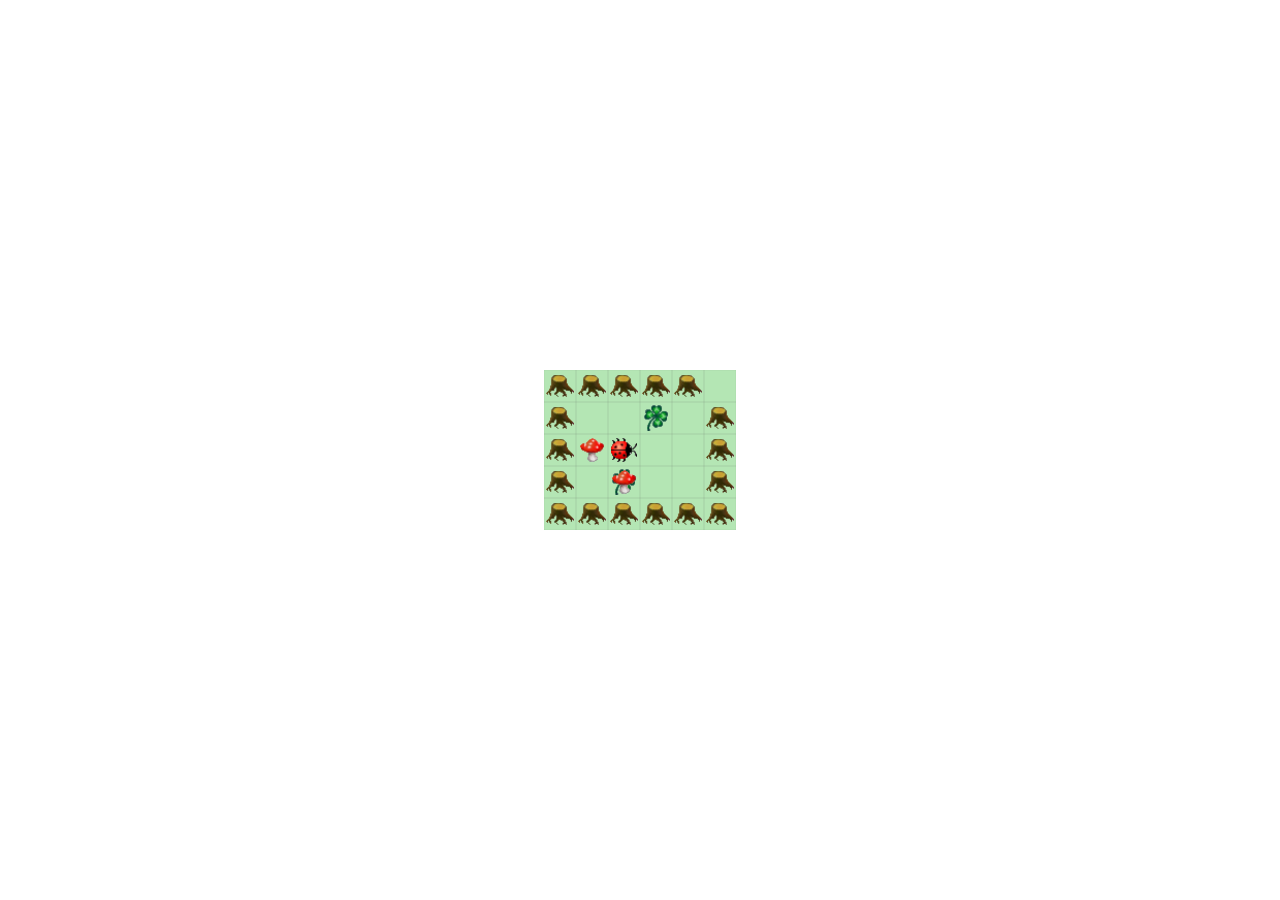
<file: enviroments/js-sokoban/sokoban.html>
<!DOCTYPE html>
<html>

<head>
    <meta charset="utf-8">
    <title>Sokoban</title>
    <!-- weitere Kopfinformationen -->
    <!-- Kommentare werden im Browser nicht angezeigt. -->
</head>

<body>
    <!-- erst ab hier wird der Inhalt auch im Browser angezeigt. -->

    <style>
        body {
            margin: 0px;
        }

        html,
        body {
            height: 100%;
        }

        body {
            margin: 0;
            display: flex;

            /* This centers our sketch horizontally. */
            justify-content: center;

            /* This centers our sketch vertically. */
            align-items: center;
        }

        canvas {
    /**
     * Set transparent to let any other canvases render through
     */
    background-color: transparent;
}

    </style>
    <script>
window.onload = function () {

        //fieldsize
        const w = 32;
        const margin = 2;
        let wait = 800;

        /*
            #: Baum
            @: Kara
            .: Blatt
            $: Pilz
            *: Pilz auf einem Blatt
            +: Kara auf einem Blatt
        
        */

        const karasworld = `world:
#####
#  . #
#$@  #
# *  #
######`

        const imagestore = { 
            classic: { 
                player: "img/classic/kara.png", 
                player_up: "img/classic/kara-up.png",
                player_down: "img/classic/kara-down.png",
                player_right: "img/classic/kara-right.png",
                player_left: "img/classic/kara-left.png",
                box: "img/classic/mushroom.png", 
                wall: "img/classic/tree.png", 
                storage: "img/classic/leaf.png",
                border_color: '#737373',
                background_color: "rgb(180, 230, 180)"
            },
            flaticon: { 
                player: "img/flaticon/ladybug.png", 
                player_up: "img/flaticon/ladybug-up.png",
                player_down: "img/flaticon/ladybug-down.png",
                player_right: "img/flaticon/ladybug-right.png",
                player_left: "img/flaticon/ladybug-left.png",
                box: "img/flaticon/mushroom-single.png", 
                wall: "img/flaticon/forest.png", 
                storage: "img/flaticon/strawberry.png",
                border_color: '#737373',
                background_color: "rgb(180, 230, 180)" 
            }, 
            icon8_color: { 
                player: "img/icon8-color/icons8-marienkäfer-48.png", 
                player_up: "img/icon8-color/icons8-marienkäfer-48-up.png",
                player_down: "img/icon8-color/icons8-marienkäfer-48-down.png",
                player_right: "img/icon8-color/icons8-marienkäfer-48-right.png",
                player_left: "img/icon8-color/icons8-marienkäfer-48-left.png",
                box: "img/icon8-color/icons8-pilz-48.png", 
                wall: "img/icon8-color/icons8-laubbaum-48.png", 
                storage: "img/icon8-color/icons8-kleeblatt-48.png",
                border_color: '#737373',
                background_color: "rgb(180, 230, 180)" 
            },
            icon8_ios: { 
                player: "img/icon8-color/icons8-marienkäfer-filled-50.png", 
                player_up: "img/icon8-color/icons8-marienkäfer-filled-50-up.png",
                player_down: "img/icon8-color/icons8-marienkäfer-filled-50-down.png",
                player_right: "img/icon8-color/icons8-marienkäfer-filled-50-right.png",
                player_left: "img/icon8-color/icons8-marienkäfer-filled-50-left.png",
                box: "img/icon8-color/icons8-pilz-filled-50.png", 
                wall: "img/icon8-color/icons8-laubbaum-filled-50.png", 
                storage: "img/icon8-color/icons8-kleeblatt-filled-50.png",
                border_color: '#737373',
                background_color: '#FFFFFF' 
            },
            icon8_office: { 
                player: "img/icon8-color/icons8-marienkäfer-40.png", 
                player_up: "img/icon8-color/icons8-marienkäfer-40-up.png",
                player_down: "img/icon8-color/icons8-marienkäfer-40-down.png",
                player_right: "img/icon8-color/icons8-marienkäfer-40-right.png",
                player_left: "img/icon8-color/icons8-marienkäfer-40-left.png",
                box: "img/icon8-color/icons8-pilz-40.png", 
                wall: "img/icon8-color/icons8-laubbaum-40.png", 
                storage: "img/icon8-color/icons8-kleeblatt-40.png",
                border_color: '#737373',
                background_color: '#FFFFFF' 
            }
        }

        let rows = 0, cols = 0, kara, level, style,
            playerSprite, playerUpSprite, playerDownSprite, playerLeftSprite, playerRightSprite, boxSprite, wallSprite, storageSprite,
            boxes = [],
            storages = [],
            walles = [],
            grid = [],
            world = null;

        var canvas = document.createElement('canvas');
        var ctx = canvas.getContext("2d");
        //var canvas_background = document.createElement('canvas');
        //var ctx_background = canvas_background.getContext("2d");

        class Player {

            constructor(cell) {
                //index
                this.i = cell.i;
                this.j = cell.j;
                //coordinates
                this.x = this.i * w;
                this.y = this.j * w;
                this.rotation = "right";
            }

            show() {
                switch (this.rotation) {
                    case "right":
                        cw.image(playerRightSprite, this.x + margin, this.y + margin, w - (margin * 2), w - (margin * 2));
                        break;
                    case "left":
                    cw.image(playerLeftSprite, this.x + margin, this.y + margin, w - (margin * 2), w - (margin * 2));
                        break;
                    case "up":
                    cw.image(playerUpSprite, this.x + margin, this.y + margin, w - (margin * 2), w - (margin * 2));
                        break;
                    case "down":
                    cw.image(playerDownSprite, this.x + margin, this.y + margin, w - (margin * 2), w - (margin * 2));
                        break;
                    default:
                    cw.image(playerSprite, this.x + margin, this.y + margin, w - (margin * 2), w - (margin * 2));
                }

            }

            moveVector(vector) {
                //is blocked?
                if (!(typeof world[this.i + vector.x][this.j + vector.y] === 'undefined')) {
                    if (!world[this.i + vector.x][this.j + vector.y].blocked) {
                        //is there a box (mushroom)?
                        if (world[this.i + vector.x][this.j + vector.y].occupied) {
                            //is musroom movable?
                            if (!(typeof world[this.i + (vector.x * 2)][this.j + (vector.y * 2)] === 'undefined')) {
                                if (!world[this.i + (vector.x * 2)][this.j + (vector.y * 2)].occupied &&
                                    (!world[this.i + (vector.x * 2)][this.j + (vector.y * 2)].blocked)) {
                                    //move box (mushroom)
                                    world[this.i + vector.x][this.j + vector.y].occupied = false;
                                    world[this.i + (vector.x * 2)][this.j + (vector.y * 2)].occupied = true;
                                }
                                else {
                                    console.log("mushroom on new field not movable");
                                    return false;
                                }
                            }
                            else {
                                console.log("mushroom an new field");
                                return false;
                            }
                        }
                        else {
                            console.log("empty new field");
                        }
                    }
                    else {
                        console.log("tree an new field");
                        return false;
                    }

                    this.x = (this.i + vector.x) * w;
                    this.y = (this.j + vector.y) * w;
                    this.i = this.i + vector.x;
                    this.j = this.j + vector.y;

                    return true;
                }
                else {
                    console.log("new field does not exists");
                    return false;
                }
            }

        }

        class Kara extends Player {
            constructor(cell) {
                super(cell);
            }

            update() {
                cw.draw();
            }

            async move() {

                switch (this.rotation) {
                    case "right":
                        super.moveVector({ x: 1, y: 0 });
                        break;
                    case "left":
                        super.moveVector({ x: -1, y: 0 });
                        break;
                    case "up":
                        super.moveVector({ x: 0, y: -1 });
                        break;
                    case "down":
                        super.moveVector({ x: 0, y: 1 });
                        break;
                    default:
                        super.moveVector({ x: 1, y: 0 });
                }
                //window.requestAnimationFrame(refresh);
                
                await sleep(wait);
                refresh();
            }

            async turnLeft() {
                switch (this.rotation) {
                    case "right":
                        this.rotation = "up";
                        break;
                    case "left":
                        this.rotation = "down";
                        break;
                    case "up":
                        this.rotation = "left";
                        break;
                    case "down":
                        this.rotation = "right";
                        break;
                }

                new Promise(function(resolve, reject) {
                    setTimeout(() => resolve(1), wait); // (*)
                }).then(function(result) { // (**)
                    refresh();
                })

                await sleep(wait);
                refresh();
            }

            async turnRight() {
                switch (this.rotation) {
                    case "right":
                        this.rotation = "down";
                        break;
                    case "left":
                        this.rotation = "up";
                        break;
                    case "up":
                        this.rotation = "right";
                        break;
                    case "down":
                        this.rotation = "left";
                        break;
                }

                await sleep(wait);
                refresh();
            }

            putLeaf() {
                world[this.i][this.j].target = true;
            }

            removeLeaf() {
                world[this.i][this.j].target = false;
            }

            onLeaf() {
                return world[this.i][this.j].target;
            } 
            
            treeFront(){
                var vector = null;
                switch (this.rotation) {
                    case "right":
                        vector = { x: 1, y: 0 };
                        break;
                    case "left":
                        vector = { x: -1, y: 0 };
                        break;
                    case "up":
                        vector = { x: 0, y: -1 };
                        break;
                    case "down":
                        vector = { x: 0, y: 1 };
                        break;
                    default:
                        vector = { x: 1, y: 0 };
                }
                if (!(typeof world[this.i + vector.x][this.j + vector.y] === 'undefined')) {
                    return world[this.i + vector.x][this.j + vector.y].blocked
                } 
                else {
                    return false;
                }
            }
            
            treeLeft(){
                var vector = null;
                switch (this.rotation) {
                    case "right":
                        vector = { x: 0, y: -1 };
                        break;
                    case "left":
                        vector = { x: 0, y: 1 };
                        break;
                    case "up":
                        vector = { x: -1, y: 0 };
                        break;
                    case "down":
                        vector = { x: 1, y: 0 };
                        break;
                    default:
                        vector = { x: 0, y: -1 };
                }
                if (!(typeof world[this.i + vector.x][this.j + vector.y] === 'undefined')) {
                    return world[this.i + vector.x][this.j + vector.y].blocked
                } 
                else {
                    return false;
                }
            } 
             
            treeRight(){
                var vector = null;
                switch (this.rotation) {
                    case "right":
                        vector = { x: 0, y: 1 };
                        break;
                    case "left":
                        vector = { x: 0, y: -1 };
                        break;
                    case "up":
                        vector = { x: 1, y: 0 };
                        break;
                    case "down":
                        vector = { x: -1, y: 0 };
                        break;
                    default:
                        vector = { x: 0, y: 1 };
                }
                if (!(typeof world[this.i + vector.x][this.j + vector.y] === 'undefined')) {
                    return world[this.i + vector.x][this.j + vector.y].blocked
                } 
                else {
                    return false;
                }
            } 
             
            mushroomFront(){
                var vector = null;
                switch (this.rotation) {
                    case "right":
                        vector = { x: 1, y: 0 };
                        break;
                    case "left":
                        vector = { x: -1, y: 0 };
                        break;
                    case "up":
                        vector = { x: 0, y: -1 };
                        break;
                    case "down":
                        vector = { x: 0, y: 1 };
                        break;
                    default:
                        vector = { x: 1, y: 0 };
                }
                if (!(typeof world[this.i + vector.x][this.j + vector.y] === 'undefined')) {
                    return world[this.i + vector.x][this.j + vector.y].occupied
                } 
                else {
                    return false;
                }
            }

        }

        class Cell {
            constructor(i, j) {
                this.i = i;
                this.j = j;
                this.x = i * w;
                this.y = j * w;
                this.border = true; //draw a border around
                this.blocked = false; //is tree
                this.occupied = false; //has mushroom
                this.target = false; //has leaf
            }

            drawGrid() {
                if (this.border) {
                    cw.line(this.x, this.y, this.x + w, this.y);
                    cw.line(this.x + w, this.y, this.x + w, this.y + w);
                    cw.line(this.x + w, this.y + w, this.x, this.y + w);
                    cw.line(this.x, this.y + w, this.x, this.y);
                }
            }

            draw() {
                if (this.target) cw.image(storageSprite, this.x + margin, this.y + margin, w - (margin * 2), w - (margin * 2));
                if (this.occupied) cw.image(boxSprite, this.x + margin, this.y + margin, w - (margin * 2), w - (margin * 2));
                if (this.blocked) cw.image(wallSprite, this.x + margin, this.y + margin, w - (margin * 2), w - (margin * 2));
            }
        }

class canvasWorld {
        constructor(userstyle) {
            style = userstyle || "classic";

//load world from string above
            world = this.loadWorld(karasworld.replace("world:\n", ""));
            //this.preload()
            

            console.log("Karas World: (" + cols + ", " + rows + ")");

            //create canvas
            var body = document.getElementsByTagName("body")[0];

            canvas.id = "world";
            canvas.width = cols * w;
            canvas.height = rows * w;
            canvas.style.zIndex   = 10;
            
            body.appendChild(canvas);
        }

        preload(callback) {
            console.log('starting preload');
            var loaded = 0;

        var loadImage = function(src) {
            var img = new Image();
            img.onload = complete;
            img.src = src;
            return img;
        }

        var complete = function() {
            loaded += 1;
            if ( loaded === 8 && callback ) {
                console.log("prealoding compleated");
                callback(true);
            }
        }
console.log(style);
            playerSprite = loadImage(imagestore[style].player); //Kara
            playerUpSprite = loadImage(imagestore[style].player_up); //Kara
            playerDownSprite = loadImage(imagestore[style].player_down); //Kara
            playerLeftSprite = loadImage(imagestore[style].player_left); //Kara
            playerRightSprite = loadImage(imagestore[style].player_right); //Kara

            boxSprite = loadImage(imagestore[style].box); // Mushroom
            wallSprite = loadImage(imagestore[style].wall); //Tree
            storageSprite = loadImage(imagestore[style].storage); //Leaf

        }

        draw() {
            //ctx.beginPath();
            ctx.clearRect(0, 0, cols * w, rows * w);
            ctx.fillStyle = imagestore[style].background_color;
            ctx.fillRect(0, 0, cols * w, rows * w);

            for (let y = 0; y < rows; y++) {
                for (let x = 0; x < cols; x++) {
                    world[x][y].drawGrid();
                    world[x][y].draw();
                }
            }

            kara.show();
        }

        line(x1, y1, x2, y2) {
            ctx.beginPath();
            ctx.moveTo(x1, y1);
            ctx.lineTo(x2, y2);
            ctx.lineWidth = 0.1;
            // set line color
            ctx.strokeStyle = imagestore[style].border_color;
            ctx.stroke(); 
            ctx.closePath();
        }
                     

        image(_img, _x, _y, _w, _h) {
            ctx.drawImage(_img, _x, _y, _w, _h);
        }

        loadWorld(world) {
            let mapCoords = { player: [], crates: [], storages: [], walls: [] };

            // Read line by line of a txt with the levels and map it
            var lines = world.split('\n');
            rows = lines.length; //set rows of world
            for (var y = 0; y < lines.length; y++) {
                if (lines[y].length > cols) cols = lines[y].length; //set cols of world
            }

            for (var x = 0; x < cols; x++) {
                // init grid to access like grid[x][j]
                grid[x] = [];
                for (var y = 0; y < rows; y++) {
                    grid[x].push(null);
                }
            }

            for (var y = 0; y < lines.length; y++) {
                if (lines[y].length > cols) cols = lines[y].length; //set cols of world

                for (let x = 0; x < cols; x++) {
                    let cell = new Cell(x, y);

                    if (!(typeof lines[y][x] === 'undefined')) { //fill not defined cell
                        if (lines[y][x] == "#")
                            cell.blocked = true;
                        if (lines[y][x] == ".")
                            cell.target = true;
                        if (lines[y][x] == "$")
                            cell.occupied = true;
                        if (lines[y][x] == "@")
                            kara = new Kara(cell);
                        if (lines[y][x] == "*") {
                            cell.target = true;
                            cell.occupied = true;
                        }
                        if (lines[y][x] == "+") {
                            kara = new Kara(cell);
                            cell.target = true;
                        }
                    }

                    grid[x][y] = cell;
                }
            }
            return grid;
        }
}

window.addEventListener("keydown", function (event) {
  if (event.defaultPrevented) {
    return; // Do nothing if the event was already processed
  }

  switch (event.key) {
    case "ArrowDown":
      // Do something for "down arrow" key press.
      kara.rotation = "down";
      kara.moveVector({ x: 0, y: 1 });
      break;
    case "ArrowUp":
      // Do something for "up arrow" key press.
      kara.rotation = "up";
      kara.moveVector({ x: 0, y: -1 });
      break;
    case "ArrowLeft":
      // Do something for "left arrow" key press.
      kara.rotation = "left";
      kara.moveVector({ x: -1, y: 0 });
      break;
    case "ArrowRight":
      // Do something for "right arrow" key press.
      kara.rotation = "right";
      kara.moveVector({ x: 1, y: 0 });
      break;
    default:
      return; // Quit when this doesn't handle the key event.
  }

    cw.draw();

  // Cancel the default action to avoid it being handled twice
  event.preventDefault();
}, true);
       

        const sleep = ms => new Promise(res => setTimeout(res, ms));

        function refresh() {
            cw.draw();
            console.log("refreshed");
        }

        var cw = new canvasWorld();
        //cw.drawBackground();
        cw.preload(async function () { //you have to wait that all images are loaded
            refresh();

            await kara.move();
            await kara.move();
            //kara.turnLeft();
            //kara.move();
        });

} 
    </script>
</body>

</html>
</file>
<file: enviroments/js-sokoban/css/sokoban.css>
body {
    margin: 0px;
}

html,
body {
    height: 100%;
}

body {
    margin: 0;
    display: flex;

    /* This centers our sketch horizontally. */
    justify-content: center;

    /* This centers our sketch vertically. */
    align-items: center;
}

canvas {
/**
* Set transparent to let any other canvases render through
*/
background-color: transparent;
}

/* For better errormessages. */
.alert {
    padding: 15px;
    margin-bottom: 20px;
    border: 1px solid transparent;
    border-radius: 4px;
}

.alert-danger {
    color: #a94442;
    background-color: #f2dede;
    border-color: #ebccd1;
}
</file>
<file: css/fa-brands.min.css>
/*!
 * Font Awesome Free 5.0.10 by @fontawesome - https://fontawesome.com
 * License - https://fontawesome.com/license (Icons: CC BY 4.0, Fonts: SIL OFL 1.1, Code: MIT License)
 */
@font-face{font-family:Font Awesome\ 5 Brands;font-style:normal;font-weight:400;src:url(../webfonts/fa-brands-400.eot);src:url(../webfonts/fa-brands-400.eot?#iefix) format("embedded-opentype"),url(../webfonts/fa-brands-400.woff2) format("woff2"),url(../webfonts/fa-brands-400.woff) format("woff"),url(../webfonts/fa-brands-400.ttf) format("truetype"),url(../webfonts/fa-brands-400.svg#fontawesome) format("svg")}.fab{font-family:Font Awesome\ 5 Brands}
</file>
<file: css/frontpage.css>
/*
 * Start Bootstrap - Business Frontpage (http://startbootstrap.com/)
 * Copyright 2013-2016 Start Bootstrap
 * Licensed under MIT (https://github.com/BlackrockDigital/startbootstrap/blob/gh-pages/LICENSE)
 */

body {
    padding-top: 50px; /* Required padding for .navbar-fixed-top. Remove if using .navbar-static-top. Change if height of navigation changes. */
}

/* Header Image Background - Change the URL below to your image path (example: ../images/background.jpg) */

.teacher-header {
    height: 400px;
    background: url('../img/header-teacher.png') center center no-repeat scroll;
    -webkit-background-size: cover;
    -moz-background-size: cover;
    background-size: cover;
    -o-background-size: cover;
}

.student-header {
    height: 400px;
    background: url('../img/header-student.png') center center no-repeat scroll;
    -webkit-background-size: cover;
    -moz-background-size: cover;
    background-size: cover;
    -o-background-size: cover;
}

/* Customize the text color and shadow color and to optimize text legibility. */

.tagline {
    margin-top: 150px;
    margin-left:150px;
    text-align: center;
}

.btn-group-lg > .btn, .btn-xxl {
	padding: 15px 24px;
	font-size: 27px;
	line-height: 1.3333333;
	border-radius: 9px;
}

.img-center {
    margin: 0 auto;
}

/* Sticky footer styles
-------------------------------------------------- */
html {
    position: relative;
    min-height: 100%;
  }
  body {
    /* Margin bottom by footer height */
    margin-bottom: 60px;
  }
  .footer {
    position: absolute;
    bottom: 0;
    width: 100%;
    /* Set the fixed height of the footer here */
    height: 60px;
    background-color: #f5f5f5;
  }

  .container .text-muted {
    margin: 20px 0;
  }
</file>
